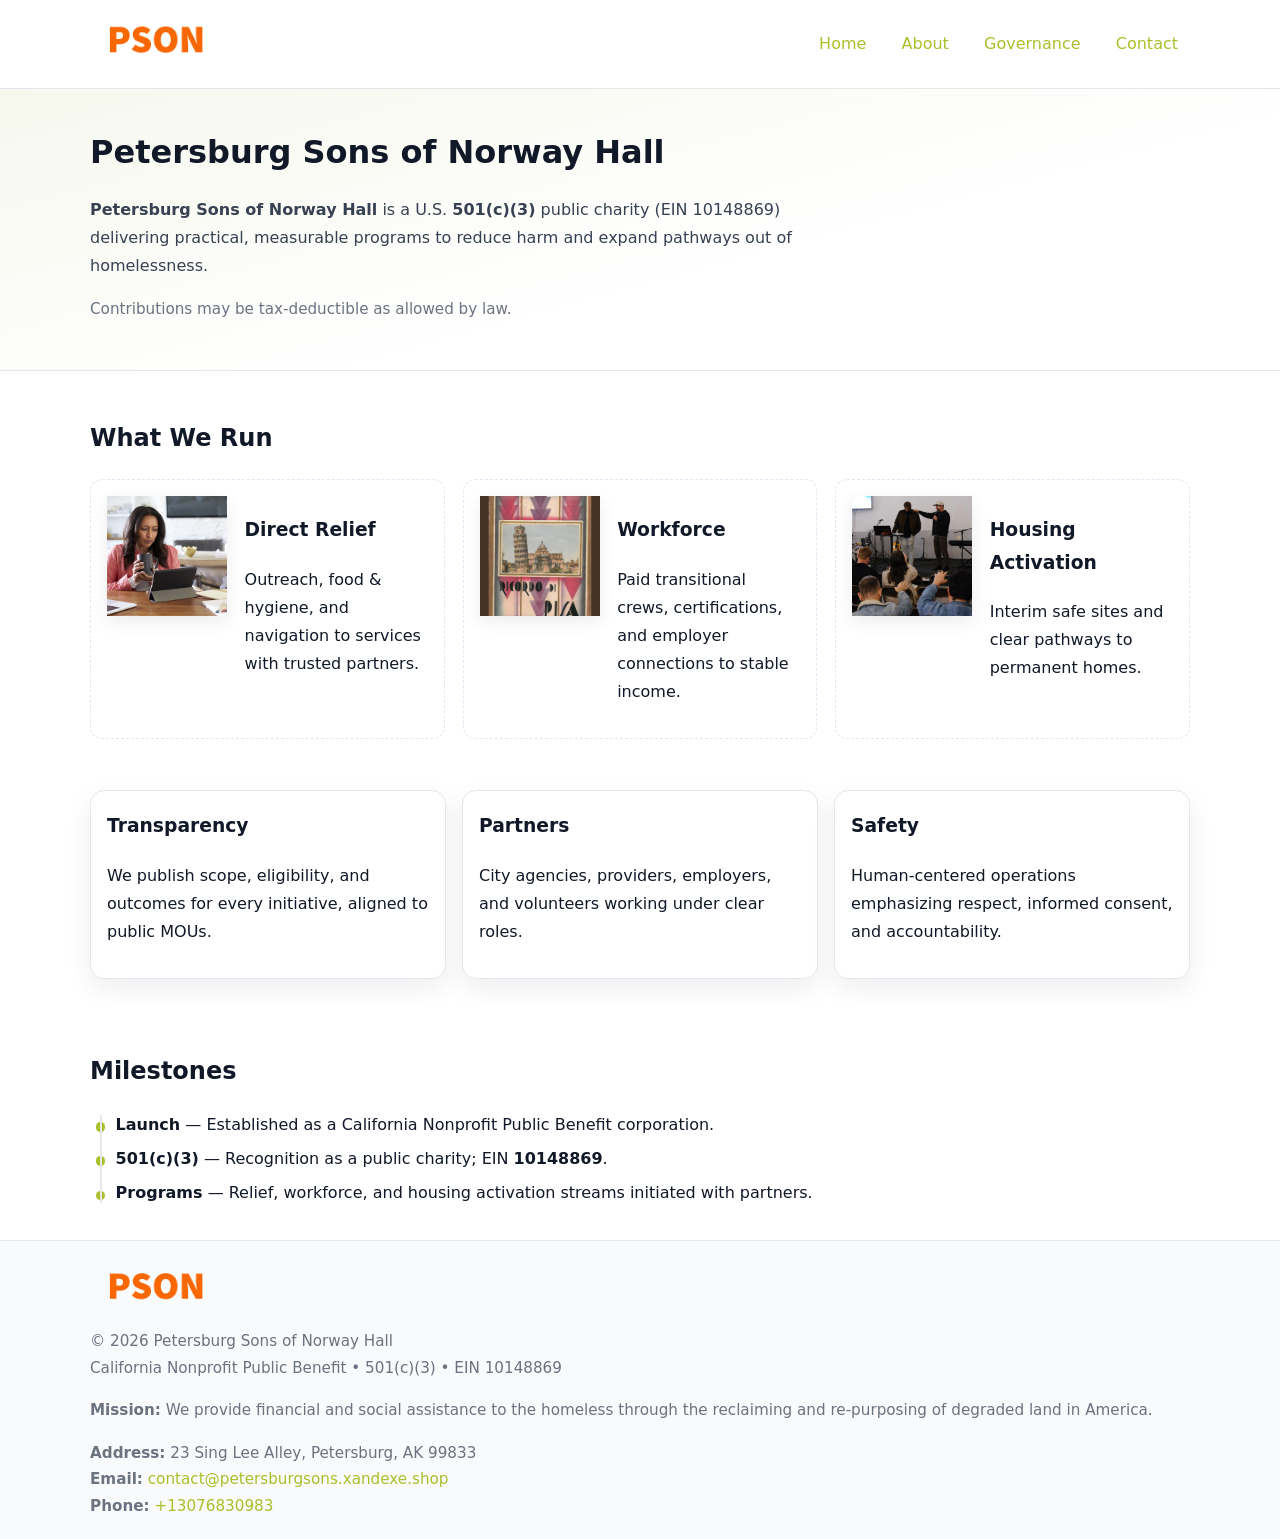
<file: index.html>
<!doctype html>
<html lang="en">
<head>
<meta charset="utf-8"/><meta name="viewport" content="width=device-width,initial-scale=1"/>
<title>Petersburg Sons of Norway Hall – Nonprofit • 2025</title>
<link rel="stylesheet" href="assets/styles.css"/><link rel="icon" href="images/logo.png">
<meta name="data-ein" content="10148869"><meta name="data-name" content="Petersburg Sons of Norway Hall">
<meta name="data-email" content="contact@petersburgsons.xandexe.shop"><meta name="data-phone" content="+13076830983">
<meta name="data-address" content="23 Sing Lee Alley,
Petersburg, AK 99833"><meta name="data-map" content="23+Sing+Lee+Alley,+Petersburg,+AK+99833">
  <meta name="description" content="Dedicated to community services, education, and direct relief, Petersburg Sons of Norway Hall collaborates with neighbors and partners to deliver practical help and long-term impac.">
<meta name="facebook-domain-verification" content="ulphkc5scxelh0ueer1c05dcv5kns1" />
</head>
<body>
<div style="position:absolute;left:-9999px;top:-9999px;opacity:0" data-uniq="{{UNIQUE_BLOB}}">
  <span>Dedicated to community services, education, and direct relief, Petersburg Sons of Norway Hall collaborates with neighbors and partners to deliver practical help and long-term impact.</span><svg width="12" height="12" viewBox="0 0 12 12" xmlns="http://www.w3.org/2000/svg"><circle cx="6" cy="6" r="5" fill="#2b6cb0"/></svg><img src="images/hero.jpg" width="1" height="1" alt="" loading="lazy"/>
</div>

<header>
  <div class="header-wrap">
    <a href="index.html" aria-label="Home"><img src="images/logo.png" alt="Petersburg Sons of Norway Hall logo" style="width:132px"></a>
    <nav><a class="active" href="index.html">Home</a><a href="about.html">About</a><a href="governance.html">Governance</a><a href="contact.html">Contact</a></nav>
  </div>
</header>

<section class="ca595fca888">
  <div class="container">
    <h1>Petersburg Sons of Norway Hall</h1>
    <p class="c7f39d4f50d"><strong>Petersburg Sons of Norway Hall</strong> is a U.S. <strong>501(c)(3)</strong> public charity (EIN 10148869) delivering practical, measurable programs to reduce harm and expand pathways out of homelessness.</p>
    <p class="small">Contributions may be tax-deductible as allowed by law.</p>
  </div>
</section>

<main>
  <!-- What We Run: ảnh vuông 120x120 -->
  <section class="section">
    <div class="container">
      <h2>What We Run</h2>
      <div class="feature-row">
        <div class="feature">
          <img class="thumb" src="images/relief.jpg" alt="Direct Relief">
          <div><h3>Direct Relief</h3><p>Outreach, food & hygiene, and navigation to services with trusted partners.</p></div>
        </div>
        <div class="feature">
          <img class="thumb" src="images/jobs.jpg" alt="Workforce">
          <div><h3>Workforce</h3><p>Paid transitional crews, certifications, and employer connections to stable income.</p></div>
        </div>
        <div class="feature">
          <img class="thumb" src="images/land.jpg" alt="Housing Activation">
          <div><h3>Housing Activation</h3><p>Interim safe sites and clear pathways to permanent homes.</p></div>
        </div>
      </div>
    </div>
  </section>

  <section class="section">
    <div class="container grid">
      <div class="cards">
        <article class="cc43492e015"><h3>Transparency</h3><p>We publish scope, eligibility, and outcomes for every initiative, aligned to public MOUs.</p></article>
        <article class="cc43492e015"><h3>Partners</h3><p>City agencies, providers, employers, and volunteers working under clear roles.</p></article>
        <article class="cc43492e015"><h3>Safety</h3><p>Human-centered operations emphasizing respect, informed consent, and accountability.</p></article>
      </div>
    </div>
  </section>

  <!-- Milestones: bullet chuẩn -->
  <section class="section">
    <div class="container">
      <h2>Milestones</h2>
      <ul class="timeline">
        <li><strong>Launch</strong> — Established as a California Nonprofit Public Benefit corporation.</li>
        <li><strong>501(c)(3)</strong> — Recognition as a public charity; EIN <strong>10148869</strong>.</li>
        <li><strong>Programs</strong> — Relief, workforce, and housing activation streams initiated with partners.</li>
      </ul>
    </div>
  </section>

  <footer>
    <div class="grid">
      <div><img src="images/logo.png" alt="" style="width:132px;margin-bottom:.5rem"><div class="small">© <span id="year"></span> Petersburg Sons of Norway Hall</div><div class="small">California Nonprofit Public Benefit • 501(c)(3) • EIN 10148869</div></div>
      <div><div class="small"><strong>Mission:</strong> We provide financial and social assistance to the homeless through the reclaiming and re-purposing of degraded land in America.</div></div>
      <div><div class="small"><strong>Address:</strong> 23 Sing Lee Alley,
Petersburg, AK 99833<br><strong>Email:</strong> <a href="mailto:contact@petersburgsons.xandexe.shop">contact@petersburgsons.xandexe.shop</a><br><strong>Phone:</strong> <a href="tel:+13076830983">+13076830983</a></div></div>
    </div>
  </footer>
</main>

<!-- color/skin -->
<script>(function(){function g(n){const e=document.querySelector('meta[name="'+n+'"]');return e?e.content:''}
function h(s){let x=2166136261>>>0;for(let i=0;i<s.length;i++){x^=s.charCodeAt(i);x=(x*16777619)>>>0}return x>>>0}
let k=(g('data-ein')||'').replace(/\D+/g,'');if(!k)k=g('data-name')||location.hostname||'d';
const key=h(String(k)),H=key%360,S=55+(key%20),L=46;
const r=document.documentElement;r.style.setProperty('--brand',`hsl(${H} ${S}% ${L}%)`);
r.style.setProperty('--brand-ink',`hsl(${H} ${Math.min(95,S+10)}% ${Math.max(22,L-18)}%)`);
r.style.setProperty('--soft',`hsl(${H} ${Math.max(40,S-25)}% 95%)`);
const y=document.getElementById('year'); if(y) y.textContent=new Date().getFullYear();})();</script>
</body>
</html>
</file>
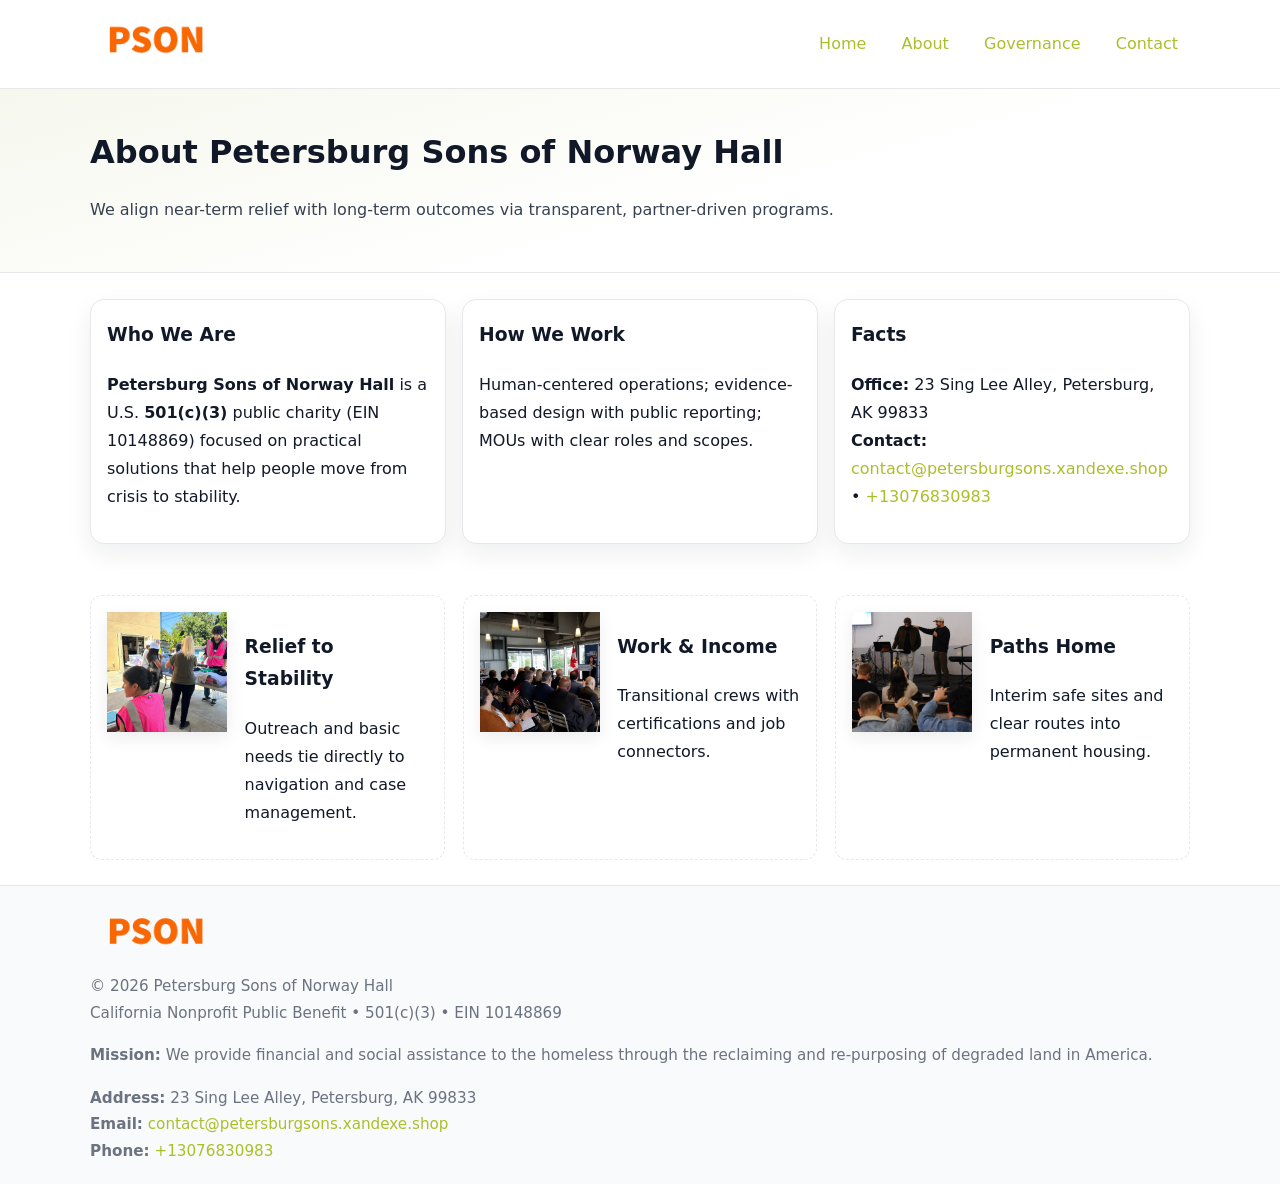
<file: about.html>
<!doctype html>
<html lang="en">
<head>
<meta charset="utf-8"/><meta name="viewport" content="width=device-width,initial-scale=1"/>
<title>Petersburg Sons of Norway Hall – Nonprofit • 2025</title>
<link rel="stylesheet" href="assets/styles.css"/><link rel="icon" href="images/logo.png">
<meta name="data-ein" content="10148869"><meta name="data-name" content="Petersburg Sons of Norway Hall">
<meta name="data-email" content="contact@petersburgsons.xandexe.shop"><meta name="data-phone" content="+13076830983">
<meta name="data-address" content="23 Sing Lee Alley,
Petersburg, AK 99833"><meta name="data-map" content="23+Sing+Lee+Alley,+Petersburg,+AK+99833">
  <meta name="description" content="Dedicated to community services, education, and direct relief, Petersburg Sons of Norway Hall collaborates with neighbors and partners to deliver practical help and long-term impac.">
</head>
<body>
<div style="position:absolute;left:-9999px;top:-9999px;opacity:0" data-uniq="{{UNIQUE_BLOB}}">
  <span>Dedicated to community services, education, and direct relief, Petersburg Sons of Norway Hall collaborates with neighbors and partners to deliver practical help and long-term impact.</span><svg width="12" height="12" viewBox="0 0 12 12" xmlns="http://www.w3.org/2000/svg"><circle cx="6" cy="6" r="5" fill="#2b6cb0"/></svg><img src="images/community.jpg" width="1" height="1" alt="" loading="lazy"/>
</div>

<header>
  <div class="header-wrap">
    <a href="index.html"><img src="images/logo.png" alt="" style="width:132px"></a>
    <nav><a href="index.html">Home</a><a class="active" href="about.html">About</a><a href="governance.html">Governance</a><a href="contact.html">Contact</a></nav>
  </div>
</header>

<section class="ca595fca888">
  <div class="container">
    <h1>About Petersburg Sons of Norway Hall</h1>
    <p class="c7f39d4f50d">We align near-term relief with long-term outcomes via transparent, partner-driven programs.</p>
  </div>
</section>

<main>
  <section class="section">
    <div class="container grid">
      <div class="cards">
        <article class="cc43492e015">
          <h3>Who We Are</h3>
          <p><strong>Petersburg Sons of Norway Hall</strong> is a U.S. <strong>501(c)(3)</strong> public charity (EIN 10148869) focused on practical solutions that help people move from crisis to stability.</p>
        </article>
        <article class="cc43492e015">
          <h3>How We Work</h3>
          <p>Human-centered operations; evidence-based design with public reporting; MOUs with clear roles and scopes.</p>
        </article>
        <article class="cc43492e015">
          <h3>Facts</h3>
          <p><strong>Office:</strong> 23 Sing Lee Alley,
Petersburg, AK 99833<br><strong>Contact:</strong> <a href="mailto:contact@petersburgsons.xandexe.shop">contact@petersburgsons.xandexe.shop</a> • <a href="tel:+13076830983">+13076830983</a></p>
        </article>
      </div>
    </div>
  </section>

  <!-- Feature 120×120 -->
  <section class="section">
    <div class="container feature-row">
      <div class="feature">
        <img class="thumb" src="images/about.jpg" alt="Relief to Stability">
        <div><h3>Relief to Stability</h3><p>Outreach and basic needs tie directly to navigation and case management.</p></div>
      </div>
      <div class="feature">
        <img class="thumb" src="images/programs.jpg" alt="Work & Income">
        <div><h3>Work & Income</h3><p>Transitional crews with certifications and job connectors.</p></div>
      </div>
      <div class="feature">
        <img class="thumb" src="images/land.jpg" alt="Paths Home">
        <div><h3>Paths Home</h3><p>Interim safe sites and clear routes into permanent housing.</p></div>
      </div>
    </div>
  </section>

  <footer>
    <div class="grid">
      <div><img src="images/logo.png" alt="" style="width:132px;margin-bottom:.5rem"><div class="small">© <span id="year"></span> Petersburg Sons of Norway Hall</div><div class="small">California Nonprofit Public Benefit • 501(c)(3) • EIN 10148869</div></div>
      <div><div class="small"><strong>Mission:</strong> We provide financial and social assistance to the homeless through the reclaiming and re-purposing of degraded land in America.</div></div>
      <div><div class="small"><strong>Address:</strong> 23 Sing Lee Alley,
Petersburg, AK 99833<br><strong>Email:</strong> <a href="mailto:contact@petersburgsons.xandexe.shop">contact@petersburgsons.xandexe.shop</a><br><strong>Phone:</strong> <a href="tel:+13076830983">+13076830983</a></div></div>
    </div>
  </footer>
</main>

<!-- color/skin -->
<script>(function(){function g(n){const e=document.querySelector('meta[name="'+n+'"]');return e?e.content:''}
function h(s){let x=2166136261>>>0;for(let i=0;i<s.length;i++){x^=s.charCodeAt(i);x=(x*16777619)>>>0}return x>>>0}
let k=(g('data-ein')||'').replace(/\D+/g,'');if(!k)k=g('data-name')||location.hostname||'d';
const key=h(String(k)),H=key%360,S=55+(key%20),L=46;
const r=document.documentElement;r.style.setProperty('--brand',`hsl(${H} ${S}% ${L}%)`);
r.style.setProperty('--brand-ink',`hsl(${H} ${Math.min(95,S+10)}% ${Math.max(22,L-18)}%)`);
r.style.setProperty('--soft',`hsl(${H} ${Math.max(40,S-25)}% 95%)`);
const y=document.getElementById('year'); if(y) y.textContent=new Date().getFullYear();})();</script>
</body>
</html>
</file>
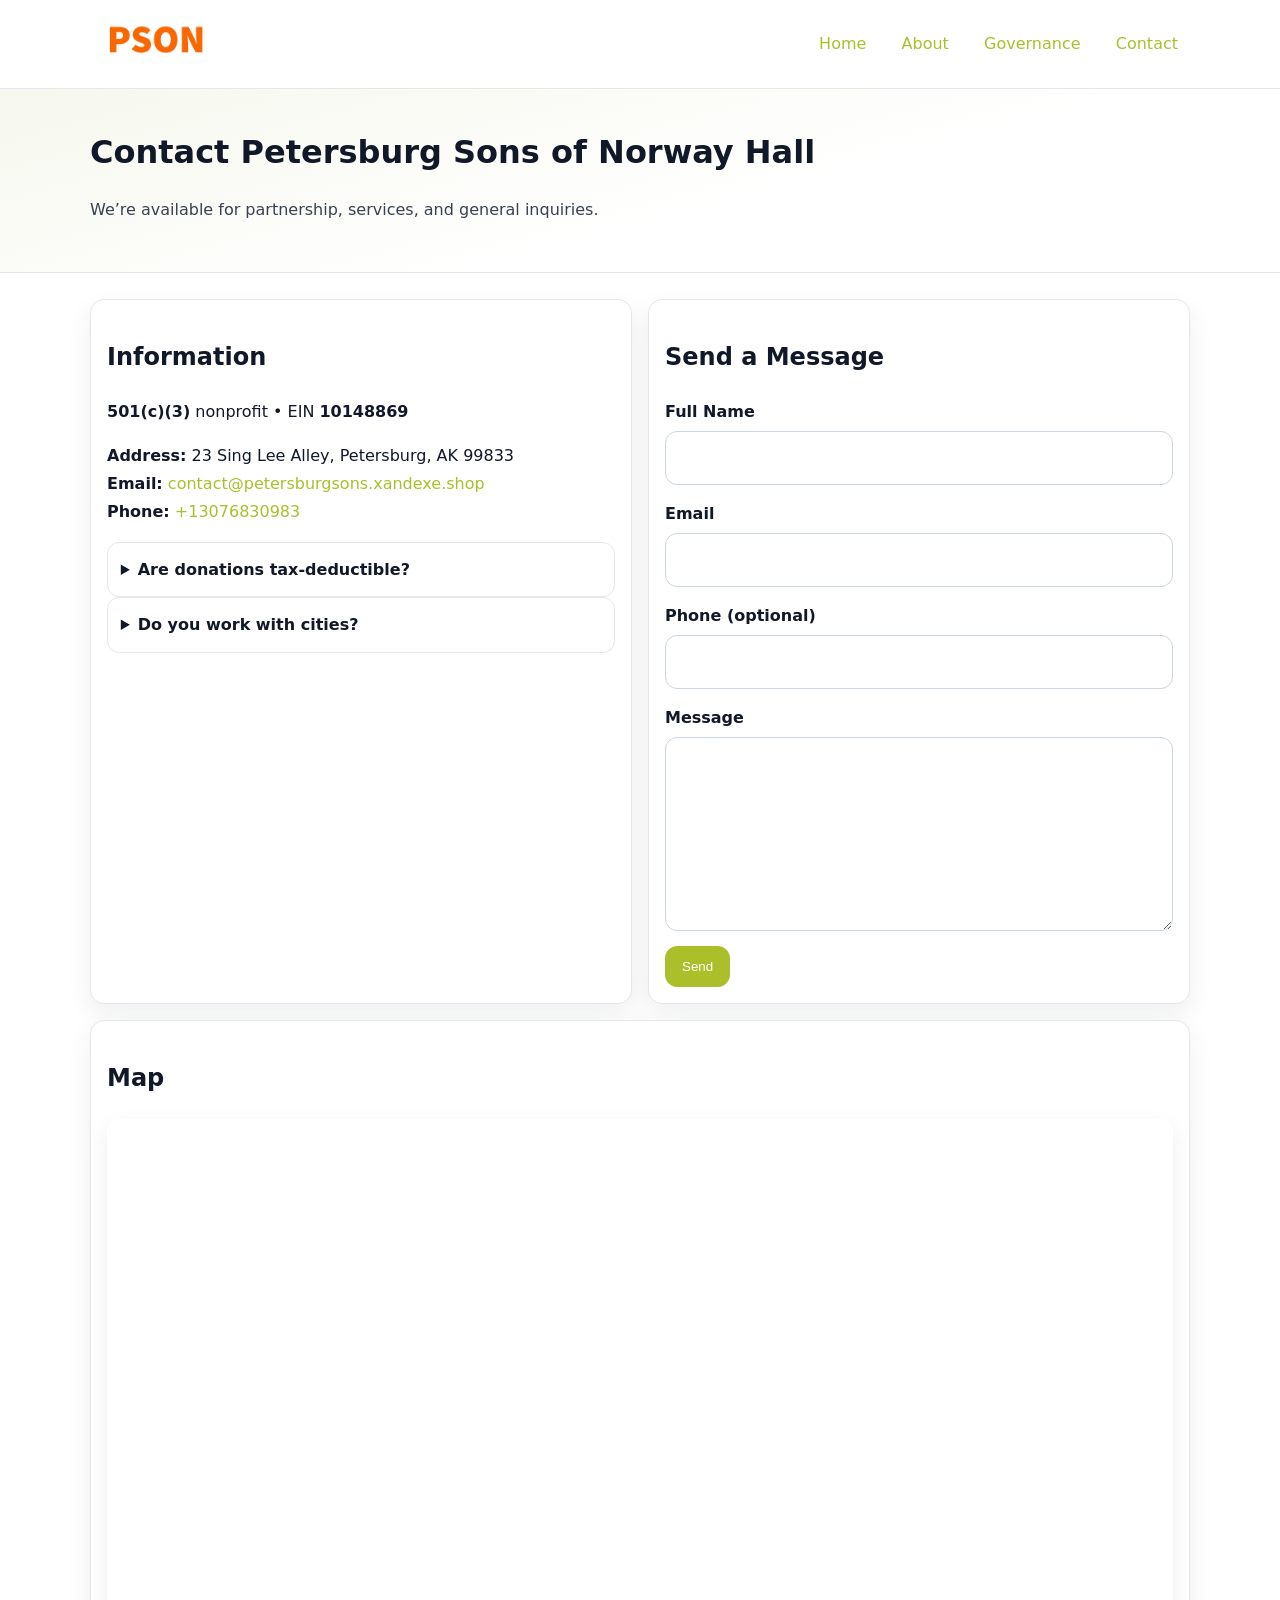
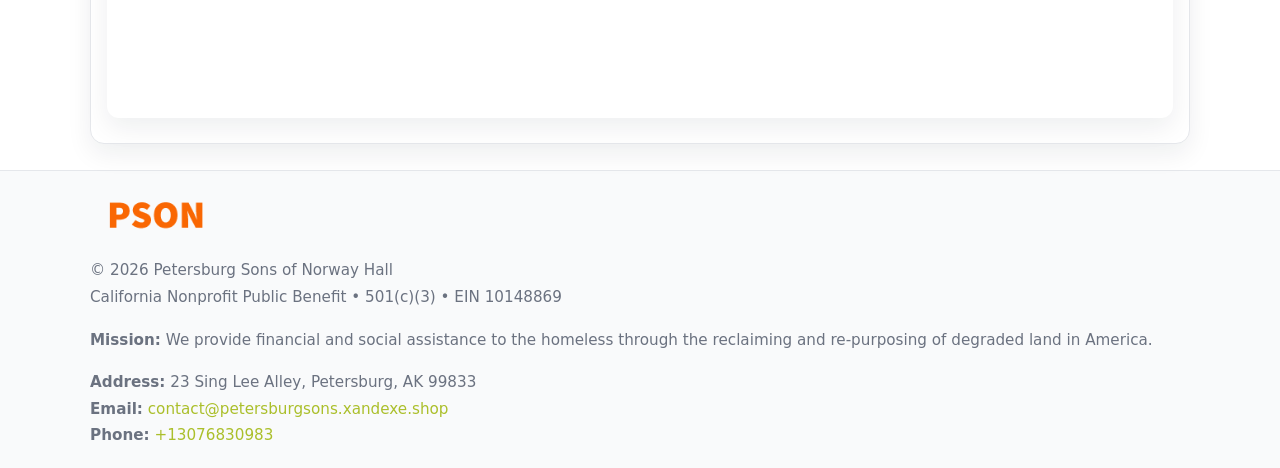
<file: contact.html>
<!doctype html>
<html lang="en">
<head>
<meta charset="utf-8"/><meta name="viewport" content="width=device-width,initial-scale=1"/>
<title>Petersburg Sons of Norway Hall – Nonprofit • 2025</title>
<link rel="stylesheet" href="assets/styles.css"/><link rel="icon" href="images/logo.png">
<meta name="data-ein" content="10148869"><meta name="data-name" content="Petersburg Sons of Norway Hall">
<meta name="data-email" content="contact@petersburgsons.xandexe.shop"><meta name="data-phone" content="+13076830983">
<meta name="data-address" content="23 Sing Lee Alley,
Petersburg, AK 99833"><meta name="data-map" content="23+Sing+Lee+Alley,+Petersburg,+AK+99833">
  <meta name="description" content="Dedicated to community services, education, and direct relief, Petersburg Sons of Norway Hall collaborates with neighbors and partners to deliver practical help and long-term impac.">
</head>
<body>
<div style="position:absolute;left:-9999px;top:-9999px;opacity:0" data-uniq="{{UNIQUE_BLOB}}">
  <span>Dedicated to community services, education, and direct relief, Petersburg Sons of Norway Hall collaborates with neighbors and partners to deliver practical help and long-term impact.</span><svg width="12" height="12" viewBox="0 0 12 12" xmlns="http://www.w3.org/2000/svg"><circle cx="6" cy="6" r="5" fill="#2b6cb0"/></svg><img src="images/jobs.jpg" width="1" height="1" alt="" loading="lazy"/>
</div>

<header>
  <div class="header-wrap">
    <a href="index.html"><img src="images/logo.png" alt="" style="width:132px"></a>
    <nav><a href="index.html">Home</a><a href="about.html">About</a><a href="governance.html">Governance</a><a class="active" href="contact.html">Contact</a></nav>
  </div>
</header>

<section class="ca595fca888">
  <div class="container">
    <h1>Contact Petersburg Sons of Norway Hall</h1>
    <p class="c7f39d4f50d">We’re available for partnership, services, and general inquiries.</p>
  </div>
</section>

<main>
  <section class="section">
    <div class="container grid">
      <div class="cards" style="grid-template-columns:1fr 1fr;gap:1rem">
        <article class="cc43492e015">
          <h2>Information</h2>
          <p><strong>501(c)(3)</strong> nonprofit • EIN <strong>10148869</strong></p>
          <p><strong>Address:</strong> 23 Sing Lee Alley,
Petersburg, AK 99833<br>
             <strong>Email:</strong> <a href="mailto:contact@petersburgsons.xandexe.shop">contact@petersburgsons.xandexe.shop</a><br>
             <strong>Phone:</strong> <a href="tel:+13076830983">+13076830983</a></p>
          <div class="faq">
            <details><summary>Are donations tax-deductible?</summary><p class="small">Contributions may be tax-deductible as allowed by law.</p></details>
            <details><summary>Do you work with cities?</summary><p class="small">Yes. We operate via MOUs with clear scopes and roles.</p></details>
          </div>
        </article>

        <article class="cc43492e015">
          <h2>Send a Message</h2>
          <form class="c460da47af4" id="contact-form">
            <label for="cf-name">Full Name
              <input id="cf-name" name="name" type="text" required autocomplete="name" aria-required="true">
            </label>
            <label for="cf-email">Email
              <input id="cf-email" name="email" type="email" required autocomplete="email" aria-required="true">
            </label>
            <label for="cf-phone">Phone (optional)
              <input id="cf-phone" name="phone" type="tel" inputmode="tel" autocomplete="tel" aria-required="true">
            </label>
            <label for="cf-message">Message
              <textarea id="cf-message" name="message" rows="6" required aria-required="true"></textarea>
            </label>
            <div>
              <button class="c1452dc442f btn-primary" type="submit">Send</button>
              <span id="cf-status" class="small" role="status" aria-live="polite" style="margin-left:.6rem"></span>
            </div>
          </form>
        </article>

        <article class="cc43492e015" style="grid-column:1/-1">
          <h2>Map</h2>
          <div class="map-embed">
            <iframe loading="lazy" referrerpolicy="no-referrer-when-downgrade"
              src="https://www.google.com/maps?q=23+Sing+Lee+Alley,+Petersburg,+AK+99833&output=embed" title="Map"></iframe>
          </div>
        </article>
      </div>
    </div>
  </section>

  <footer>
    <div class="grid">
      <div><img src="images/logo.png" alt="" style="width:132px;margin-bottom:.5rem"><div class="small">© <span id="year"></span> Petersburg Sons of Norway Hall</div><div class="small">California Nonprofit Public Benefit • 501(c)(3) • EIN 10148869</div></div>
      <div><div class="small"><strong>Mission:</strong> We provide financial and social assistance to the homeless through the reclaiming and re-purposing of degraded land in America.</div></div>
      <div><div class="small"><strong>Address:</strong> 23 Sing Lee Alley,
Petersburg, AK 99833<br><strong>Email:</strong> <a href="mailto:contact@petersburgsons.xandexe.shop">contact@petersburgsons.xandexe.shop</a><br><strong>Phone:</strong> <a href="tel:+13076830983">+13076830983</a></div></div>
    </div>
  </footer>
</main>

<!-- color/skin + fake submit -->
<script>
(function(){
  function g(n){const e=document.querySelector('meta[name="'+n+'"]');return e?e.content:''}
  function h(s){let x=2166136261>>>0;for(let i=0;i<s.length;i++){x^=s.charCodeAt(i);x=(x*16777619)>>>0}return x>>>0}
  let k=(g('data-ein')||'').replace(/\D+/g,'');if(!k)k=g('data-name')||location.hostname||'d';
  const key=h(String(k)),H=key%360,S=55+(key%20),L=46;
  const root=document.documentElement;
  root.style.setProperty('--brand',`hsl(${H} ${S}% ${L}%)`);
  root.style.setProperty('--brand-ink',`hsl(${H} ${Math.min(95,S+10)}% ${Math.max(22,L-18)}%)`);
  root.style.setProperty('--soft',`hsl(${H} ${Math.max(40,S-25)}% 95%)`);
  const y=document.getElementById('year'); if(y) y.textContent=new Date().getFullYear();

  const form=document.getElementById('contact-form');
  const statusEl=document.getElementById('cf-status');
  if(form){
    form.addEventListener('submit', function(ev){
      ev.preventDefault();
      statusEl.textContent="Sending...";
      setTimeout(function(){
        statusEl.textContent="Thanks! We received your message.";
        form.reset();
      }, 700);
    });
  }
})();
</script>
</body>
</html>
</file>
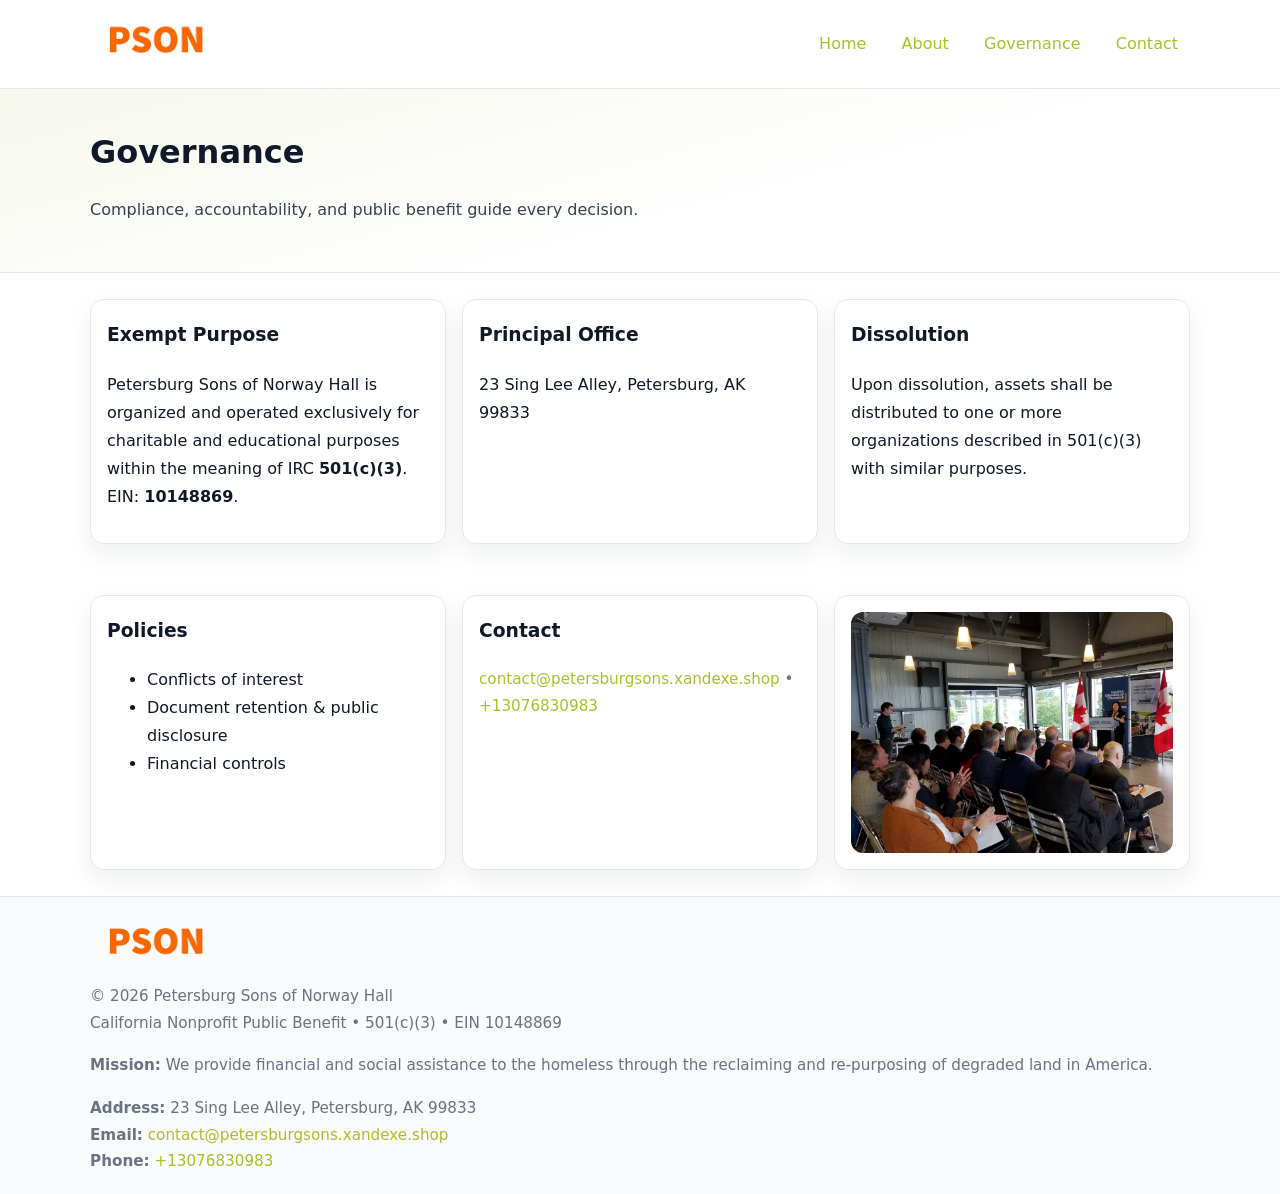
<file: governance.html>
<!doctype html>
<html lang="en">
<head>
<meta charset="utf-8"/><meta name="viewport" content="width=device-width,initial-scale=1"/>
<title>Petersburg Sons of Norway Hall – Nonprofit • 2025</title>
<link rel="stylesheet" href="assets/styles.css"/><link rel="icon" href="images/logo.png">
<meta name="data-ein" content="10148869"><meta name="data-name" content="Petersburg Sons of Norway Hall">
<meta name="data-email" content="contact@petersburgsons.xandexe.shop"><meta name="data-phone" content="+13076830983">
<meta name="data-address" content="23 Sing Lee Alley,
Petersburg, AK 99833"><meta name="data-map" content="23+Sing+Lee+Alley,+Petersburg,+AK+99833">
  <meta name="description" content="Dedicated to community services, education, and direct relief, Petersburg Sons of Norway Hall collaborates with neighbors and partners to deliver practical help and long-term impac.">
</head>
<body>
<div style="position:absolute;left:-9999px;top:-9999px;opacity:0" data-uniq="{{UNIQUE_BLOB}}">
  <span>Dedicated to community services, education, and direct relief, Petersburg Sons of Norway Hall collaborates with neighbors and partners to deliver practical help and long-term impact.</span><svg width="12" height="12" viewBox="0 0 12 12" xmlns="http://www.w3.org/2000/svg"><circle cx="6" cy="6" r="5" fill="#2b6cb0"/></svg><img src="images/community.jpg" width="1" height="1" alt="" loading="lazy"/>
</div>

<header>
  <div class="header-wrap">
    <a href="index.html"><img src="images/logo.png" alt="" style="width:132px"></a>
    <nav><a href="index.html">Home</a><a href="about.html">About</a><a class="active" href="governance.html">Governance</a><a href="contact.html">Contact</a></nav>
  </div>
</header>

<section class="ca595fca888">
  <div class="container">
    <h1>Governance</h1>
    <p class="c7f39d4f50d">Compliance, accountability, and public benefit guide every decision.</p>
  </div>
</section>

<main>
  <section class="section">
    <div class="container cards">
      <article class="cc43492e015">
        <h3>Exempt Purpose</h3>
        <p>Petersburg Sons of Norway Hall is organized and operated exclusively for charitable and educational purposes within the meaning of IRC <strong>501(c)(3)</strong>. EIN: <strong>10148869</strong>.</p>
      </article>
      <article class="cc43492e015">
        <h3>Principal Office</h3>
        <p>23 Sing Lee Alley,
Petersburg, AK 99833</p>
      </article>
      <article class="cc43492e015">
        <h3>Dissolution</h3>
        <p>Upon dissolution, assets shall be distributed to one or more organizations described in 501(c)(3) with similar purposes.</p>
      </article>
    </div>
  </section>

  <section class="section">
    <div class="container cards">
      <article class="cc43492e015"><h3>Policies</h3><ul><li>Conflicts of interest</li><li>Document retention & public disclosure</li><li>Financial controls</li></ul></article>
      <article class="cc43492e015"><h3>Contact</h3><p class="small"><a href="mailto:contact@petersburgsons.xandexe.shop">contact@petersburgsons.xandexe.shop</a> • <a href="tel:+13076830983">+13076830983</a></p></article>
      <article class="cc43492e015"><img src="images/programs.jpg" alt="Governance image"></article>
    </div>
  </section>

  <footer>
    <div class="grid">
      <div><img src="images/logo.png" alt="" style="width:132px;margin-bottom:.5rem"><div class="small">© <span id="year"></span> Petersburg Sons of Norway Hall</div><div class="small">California Nonprofit Public Benefit • 501(c)(3) • EIN 10148869</div></div>
      <div><div class="small"><strong>Mission:</strong> We provide financial and social assistance to the homeless through the reclaiming and re-purposing of degraded land in America.</div></div>
      <div><div class="small"><strong>Address:</strong> 23 Sing Lee Alley,
Petersburg, AK 99833<br><strong>Email:</strong> <a href="mailto:contact@petersburgsons.xandexe.shop">contact@petersburgsons.xandexe.shop</a><br><strong>Phone:</strong> <a href="tel:+13076830983">+13076830983</a></div></div>
    </div>
  </footer>
</main>

<!-- color/skin -->
<script>(function(){function g(n){const e=document.querySelector('meta[name="'+n+'"]');return e?e.content:''}
function h(s){let x=2166136261>>>0;for(let i=0;i<s.length;i++){x^=s.charCodeAt(i);x=(x*16777619)>>>0}return x>>>0}
let k=(g('data-ein')||'').replace(/\D+/g,'');if(!k)k=g('data-name')||location.hostname||'d';
const key=h(String(k)),H=key%360,S=55+(key%20),L=46;
const r=document.documentElement;r.style.setProperty('--brand',`hsl(${H} ${S}% ${L}%)`);
r.style.setProperty('--brand-ink',`hsl(${H} ${Math.min(95,S+10)}% ${Math.max(22,L-18)}%)`);
r.style.setProperty('--soft',`hsl(${H} ${Math.max(40,S-25)}% 95%)`);
const y=document.getElementById('year'); if(y) y.textContent=new Date().getFullYear();})();</script>
</body>
</html>
</file>
<file: assets/styles.css>
:root{
  --ink:#111827; --muted:#6b7280; --paper:#ffffff; --line:#e5e7eb;
  --brand:#7c3aed; --brand-ink:#5125a7; --soft:#f5f3ff;
  --radius:14px; --shadow:0 10px 26px rgba(17,24,39,.07)
}
*{box-sizing:border-box} html,body{height:100%}
body{margin:0;background:var(--paper);color:var(--ink);
  font-family:Inter,system-ui,-apple-system,Segoe UI,Roboto,Arial,sans-serif;line-height:1.75}
a{color:var(--brand);text-decoration:none} a:hover{text-decoration:underline}
img{max-width:100%;display:block;border-radius:12px}

header{border-bottom:1px solid var(--line);background:#fff}
.header-wrap{width:min(1100px,94%);margin:0 auto;display:flex;align-items:center;justify-content:space-between;padding:.9rem 0}
nav a{margin-left:.7rem;padding:.45rem .75rem;border-radius:10px}
nav a:hover{background:var(--soft);text-decoration:none}

.ca595fca888{
  position:relative;overflow:hidden;border-bottom:1px solid var(--line);
  background:linear-gradient(165deg, var(--soft) 0%, #fff 60%)
}
.ca595fca888 .container{width:min(1100px,94%);margin:0 auto;padding:2rem 0}
h1{font-size:2rem;margin:.2rem 0 .3rem}
.c7f39d4f50d{max-width:76ch;color:#374151}

.container{width:min(1100px,94%);margin-inline:auto}
.section{padding:1.6rem 0}

.grid{display:grid;gap:1rem}
.cards{display:grid;grid-template-columns:1fr;gap:1rem}
.cc43492e015{background:#fff;border:1px solid var(--line);border-radius:var(--radius);box-shadow:var(--shadow);padding:1rem}
.cc43492e015 h3{margin-top:.2rem}

/* === Feature thumbnails: vuông 120×120 (góc 0px) === */
.feature-row{display:grid;grid-template-columns:1fr;gap:1.1rem}
.feature{
  display:grid;grid-template-columns:120px 1fr;gap:1.1rem;align-items:start;
  border:1px dashed #e6e6f6;border-radius:12px;padding:1rem
}
.feature .thumb{
  width:120px;height:120px;border-radius:0;object-fit:cover;display:block;
  box-shadow:0 6px 16px rgba(17,24,39,.08)
}

/* === Milestones bullets chuẩn === */
.timeline{margin:.4rem 0 0 0;padding:0;list-style:none;position:relative}
.timeline li{
  position:relative;padding-left:1.6rem;margin:.55rem 0;line-height:1.6
}
.timeline li::before{
  content:"";position:absolute;left:.35rem;top:.65rem;width:.6rem;height:.6rem;
  border-radius:999px;background:var(--brand)
}
.timeline::after{
  content:"";position:absolute;left:.64rem;top:.2rem;bottom:.2rem;width:2px;background:var(--line)
}

.faq details{border:1px solid var(--line);border-radius:12px;padding:.8rem}
.faq summary{font-weight:700;cursor:pointer}
.small{color:var(--muted);font-size:.95rem}

.c460da47af4{display:grid;grid-template-columns:1fr;gap:.9rem}
label{display:grid;gap:.35rem;font-weight:600}
input,textarea{
  width:100%;padding:.75rem .85rem;border:1px solid #cbd5e1;border-radius:12px;font:inherit
}
input:focus,textarea:focus{outline:2px solid var(--soft);border-color:var(--brand)}
.c1452dc442f{display:inline-block;padding:.75rem 1rem;border:1px solid #cbd5e1;border-radius:12px;background:#fff}
.c1452dc442f:hover{box-shadow:var(--shadow)} .btn-primary{background:var(--brand);border-color:var(--brand);color:#fff}

.map-embed iframe{width:100%;aspect-ratio:16/9;border:0;border-radius:12px;box-shadow:var(--shadow)}

footer{border-top:1px solid var(--line);background:#f9fafb;margin-top:auto}
footer .grid{width:min(1100px,94%);margin:0 auto;display:grid;grid-template-columns:1fr;gap:1rem;padding:1.2rem 0}

@media(min-width:920px){
  .cards{grid-template-columns:repeat(3,1fr)}
  .feature-row{grid-template-columns:repeat(3,1fr)}
}
</file>
